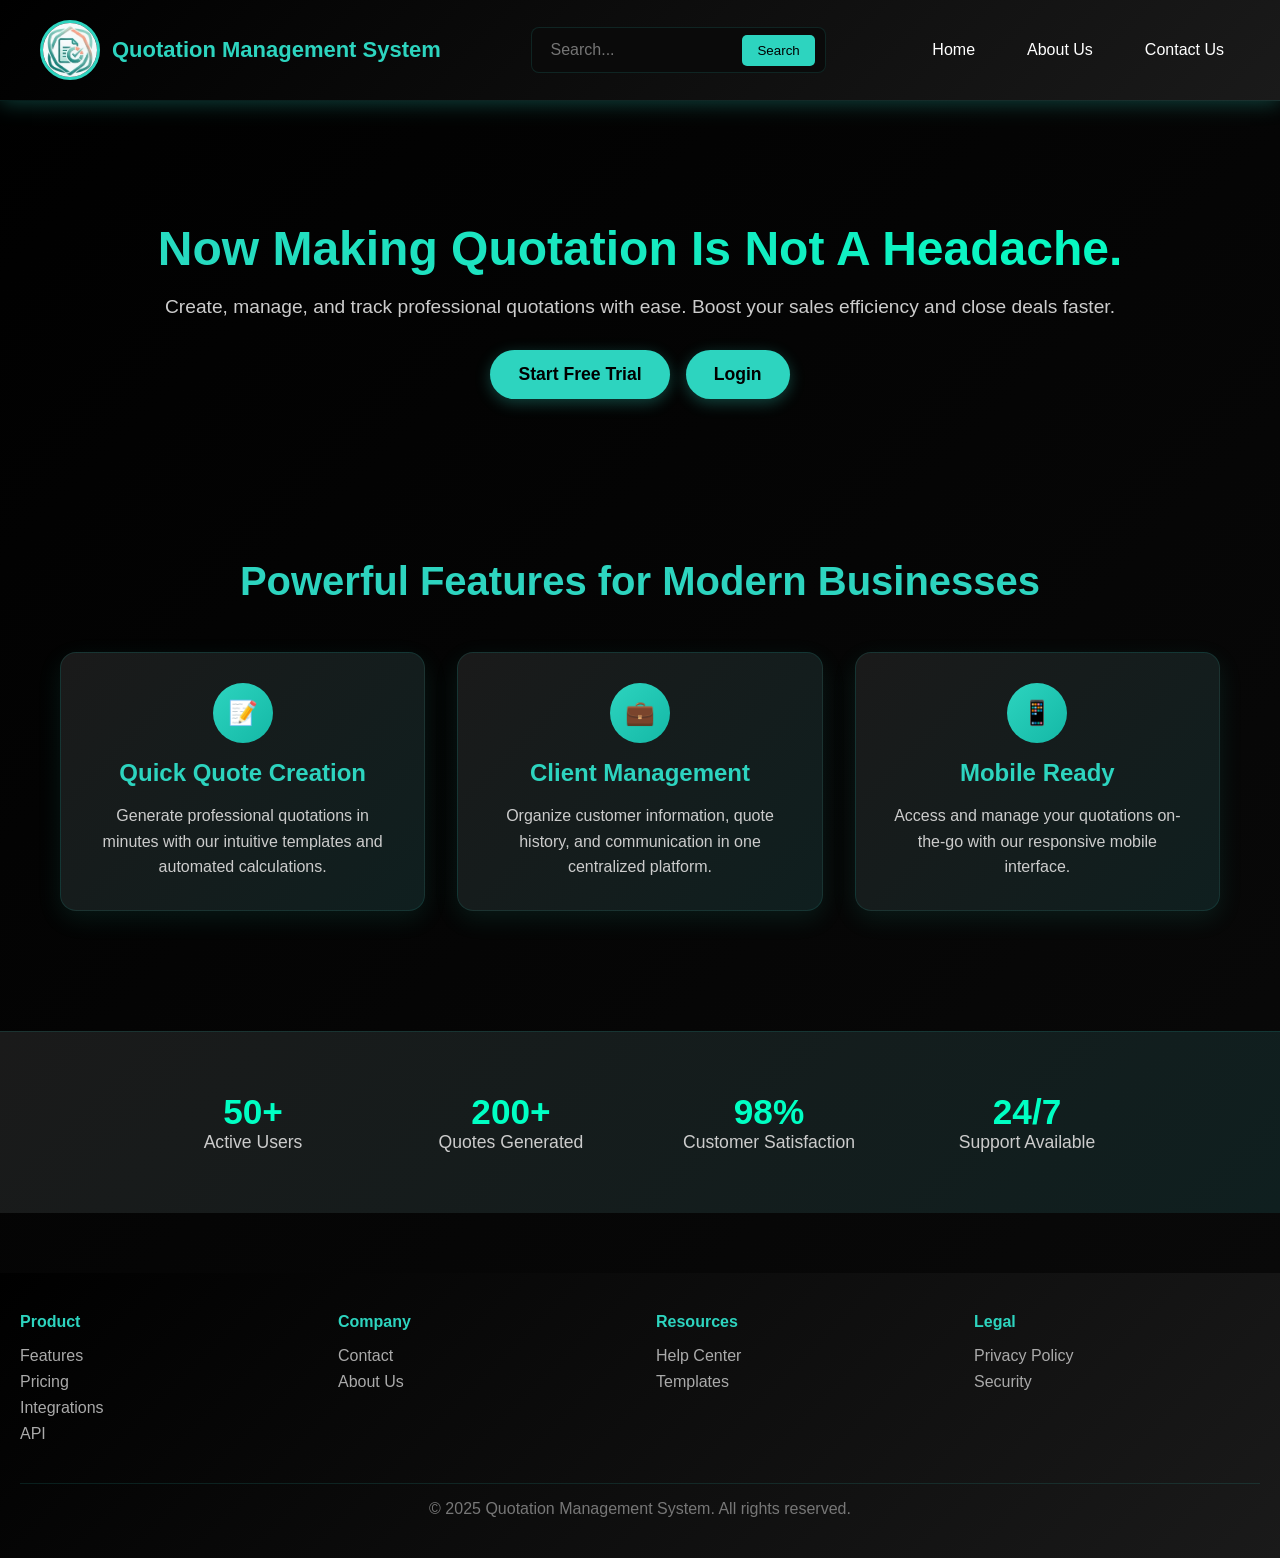
<file: index.html>
<!DOCTYPE html>
<html lang="en">

<head>
<link rel="icon" type="image/png" href="logo-new.png">
<link rel="manifest" href="manifest.json">
    <meta charset="UTF-8">
    <meta name="viewport" content="width=device-width, initial-scale=1.0">
    <title>Quotation Management System - Introduction</title>
    <style>
        * {
            margin: 0;
            padding: 0;
            box-sizing: border-box;
        }

        body {
            font-family: "Arial", sans-serif;
            background: linear-gradient(135deg, #000000 0%, #0a0a0a 100%);
            color: #2dd4bf;
            min-height: 100vh;
        }

        /* Navbar */
        .navbar {
            display: flex;
            justify-content: space-between;
            align-items: center;
            padding: 20px 40px;
            background: linear-gradient(135deg, #000000 0%, #1a1a1a 100%);
            box-shadow: 0 2px 20px rgba(45, 212, 191, 0.3);
            border-bottom: 1px solid #2dd4bf22;
        }

        .logo {
            display: flex;
            align-items: center;
        }

        .navbar .logo-image {
            width: 60px;
            height: 60px;
            border-radius: 50%;
            border: 3px solid #2dd4bf;
        }

        .navbar .company-name {
            font-size: 22px;
            font-weight: bold;
            color: #2dd4bf;
            margin-left: 12px;
        }

        .searchbar {
            display: flex;
            align-items: center;
            background: #0a0a0a;
            border-radius: 8px;
            padding: 5px 10px;
            border: 1px solid #2dd4bf22;
        }

        .searchbar input[type="text"] {
            border: none;
            outline: none;
            background: transparent;
            padding: 8px;
            font-size: 16px;
            color: #fff;
            width: 200px;
        }

        .searchbar .search-button {
            background: #2dd4bf;
            color: #000;
            border: none;
            padding: 8px 15px;
            border-radius: 5px;
            cursor: pointer;
            transition: all 0.3s ease;
        }

        .searchbar .search-button:hover {
            background: #1aa89f;
            box-shadow: 0 4px 12px rgba(45, 212, 191, 0.4);
        }

        .nav_buttons ul {
            list-style: none;
            display: flex;
            gap: 20px;
        }

        .nav_buttons ul li a {
            text-decoration: none;
            color: white;
            font-weight: 500;
            padding: 10px 15px;
            border-radius: 8px;
            transition: all 0.3s ease;
            border: 1px solid transparent;
        }

        .nav_buttons ul li a:hover {
            background-color: black;
            color: #2dd4bf;
            border-color: #2dd4bf22;
            transform: translateY(-2px);
            box-shadow: 0 4px 12px rgba(45, 212, 191, 0.2);
        }

        /* Hero Section */
        .hero {
            text-align: center;
            padding: 120px 20px 80px;
            animation: slideInUp 0.6s ease forwards;
        }

        .hero h1 {
            font-size: 3rem;
            font-weight: bold;
            margin-bottom: 20px;
            background: linear-gradient(45deg, #2dd4bf, #00ffc3);
            -webkit-background-clip: text;
            -webkit-text-fill-color: transparent;
            background-clip: text;
        }

        .hero p {
            font-size: 1.2rem;
            color: #ccc;
            margin-bottom: 2rem;
        }

        .hero-buttons {
            display: flex;
            gap: 1rem;
            justify-content: center;
            flex-wrap: wrap;
        }

        .btn-large {
            padding: 14px 28px;
            font-size: 1.1rem;
            font-weight: bold;
            border: none;
            border-radius: 25px;
            cursor: pointer;
            transition: all 0.3s ease;
            background-color: #2dd4bf;
            color: #000;
            box-shadow: 0 4px 15px rgba(45, 212, 191, 0.3);
        }

        .btn-large:hover {
            background-color: #1aa89f;
            transform: translateY(-2px);
            box-shadow: 0 8px 25px rgba(45, 212, 191, 0.4);
        }

        /* Features */
        .features {
            padding: 80px 20px;
            max-width: 1200px;
            margin: auto;
        }

        .section-title {
            text-align: center;
            font-size: 2.5rem;
            font-weight: 700;
            margin-bottom: 3rem;
            color: #2dd4bf;
        }

        .features-grid {
            display: grid;
            grid-template-columns: repeat(auto-fit, minmax(280px, 1fr));
            gap: 2rem;
        }

        .feature-card {
            background: linear-gradient(135deg, #1a1a1a 0%, #0f1f1f 100%);
            border-radius: 16px;
            padding: 30px;
            box-shadow: 0 8px 25px rgba(45, 212, 191, 0.1);
            border: 1px solid #2dd4bf22;
            text-align: center;
            transition: all 0.3s ease;
            animation: slideInUp 0.6s ease forwards;
            opacity: 0;
        }

        .feature-card:hover {
            transform: translateY(-8px);
            border-color: #2dd4bf;
            box-shadow: 0 15px 40px rgba(45, 212, 191, 0.2);
        }

        .feature-icon {
            width: 60px;
            height: 60px;
            background: linear-gradient(135deg, #2dd4bf, #14b8a6);
            border-radius: 50%;
            display: flex;
            align-items: center;
            justify-content: center;
            margin: 0 auto 1rem;
            font-size: 1.5rem;
        }

        .feature-card h3 {
            font-size: 1.5rem;
            margin-bottom: 1rem;
            color: #2dd4bf;
        }

        .feature-card p {
            color: #ccc;
            line-height: 1.6;
        }

        /* Stats */
        .stats {
            background: linear-gradient(135deg, #1a1a1a 0%, #0f1f1f 100%);
            padding: 60px 20px;
            margin-top: 40px;
            border-top: 1px solid #2dd4bf22;
        }

        .stats-grid {
            display: grid;
            grid-template-columns: repeat(auto-fit, minmax(200px, 1fr));
            gap: 2rem;
            text-align: center;
            max-width: 1000px;
            margin: auto;
        }

        .stat-item h3 {
            font-size: 2.2rem;
            font-weight: bold;
            color: #00ffc3;
        }

        .stat-item p {
            font-size: 1.1rem;
            color: #ccc;
        }

        /* Footer */
        footer {
            background: linear-gradient(135deg, #000000 0%, #1a1a1a 100%);
            color: #ccc;
            padding: 40px 20px;
            margin-top: 60px;
        }

        .footer-content {
            display: grid;
            grid-template-columns: repeat(auto-fit, minmax(220px, 1fr));
            gap: 2rem;
            margin-bottom: 2rem;
        }

        .footer-section h4 {
            color: #2dd4bf;
            margin-bottom: 1rem;
        }

        .footer-section ul {
            list-style: none;
        }

        .footer-section ul li {
            margin-bottom: 0.5rem;
        }

        .footer-section ul li a {
            color: #aaa;
            text-decoration: none;
            transition: color 0.3s ease;
        }

        .footer-section ul li a:hover {
            color: #2dd4bf;
        }

        .footer-bottom {
            border-top: 1px solid #2dd4bf22;
            padding-top: 1rem;
            text-align: center;
            color: #777;
        }

        /* Animations */
        @keyframes slideInUp {
            from {
                opacity: 0;
                transform: translateY(30px);
            }

            to {
                opacity: 1;
                transform: translateY(0);
            }
        }

        /* Scrollbar */
        ::-webkit-scrollbar {
            width: 8px;
        }

        ::-webkit-scrollbar-track {
            background: #0a0a0a;
        }

        ::-webkit-scrollbar-thumb {
            background-color: #2dd4bf99;
            border-radius: 4px;
        }

        ::-webkit-scrollbar-thumb:hover {
            background-color: #2dd4bf;
        }

        @media (max-width: 768px) {
            .navbar {
                flex-direction: column;
                gap: 15px;
                text-align: center;
                padding: 15px;
            }
            .searchbar {
                width: 100%;
                justify-content: center;
            }
            .searchbar input[type="text"] {
                width: 70%;
            }
            .nav_buttons ul {
                gap: 10px;
            }
            .hero {
                padding: 60px 15px 40px;
            }
            .hero h1 {
                font-size: 2.2rem;
            }
            .hero p {
                font-size: 1rem;
            }
            .features {
                padding: 40px 15px;
            }
            .section-title {
                font-size: 1.8rem;
                margin-bottom: 2rem;
            }
            .features-grid {
                grid-template-columns: 1fr;
                gap: 1.5rem;
            }
            .stats {
                padding: 40px 15px;
            }
            .stats-grid {
                grid-template-columns: 1fr 1fr;
                gap: 1.5rem;
            }
            footer {
                padding: 30px 15px;
            }
            .footer-content {
                grid-template-columns: 1fr 1fr;
                gap: 1.5rem;
            }
        }

        @media (max-width: 480px) {
            .stats-grid {
                grid-template-columns: 1fr;
            }
            .footer-content {
                grid-template-columns: 1fr;
            }
        }
    </style>
</head>

<body>
    <nav class="navbar">
        <div class="logo">
            <img src="logo-new.png" alt="Logo" class="logo-image">
            <h1 class="company-name">Quotation Management System</h1>
        </div>
        <div class="searchbar">
            <input type="text" placeholder="Search..." />
            <button type="submit" class="search-button">Search</button>
        </div>
        <div class="nav_buttons">
            <ul>
                <li><a href="index.html">Home</a></li>
                <li><a href="about.php">About Us</a></li>
                <li><a href="contact.php">Contact Us</a></li>
            </ul>
        </div>
    </nav>

    <!-- Hero -->
    <section class="hero">
        <h1>Now Making Quotation Is Not A Headache.</h1>
        <p>Create, manage, and track professional quotations with ease. Boost your sales efficiency and close deals
            faster.</p>
        <div class="hero-buttons">
            <button class="btn-large" onclick="window.location.href='trial.php'">Start Free Trial</button>
            <button class="btn-large" onclick="window.location.href='login.php'">Login</button>
        </div>
    </section>

    <!-- Features -->
    <section class="features">
        <h2 class="section-title">Powerful Features for Modern Businesses</h2>
        <div class="features-grid">
            <div class="feature-card">
                <div class="feature-icon">📝</div>
                <h3>Quick Quote Creation</h3>
                <p>Generate professional quotations in minutes with our intuitive templates and automated calculations.
                </p>
            </div>
            <div class="feature-card">
                <div class="feature-icon">💼</div>
                <h3>Client Management</h3>
                <p>Organize customer information, quote history, and communication in one centralized platform.</p>
            </div>
            <div class="feature-card">
                <div class="feature-icon">📱</div>
                <h3>Mobile Ready</h3>
                <p>Access and manage your quotations on-the-go with our responsive mobile interface.</p>
            </div>
        </div>
    </section>

    <!-- Stats -->
    <section class="stats">
        <div class="stats-grid">
            <div class="stat-item">
                <h3>50+</h3>
                <p>Active Users</p>
            </div>
            <div class="stat-item">
                <h3>200+</h3>
                <p>Quotes Generated</p>
            </div>
            <div class="stat-item">
                <h3>98%</h3>
                <p>Customer Satisfaction</p>
            </div>
            <div class="stat-item">
                <h3>24/7</h3>
                <p>Support Available</p>
            </div>
        </div>
    </section>

    <!-- Footer -->
    <footer>
        <div class="footer-content">
            <div class="footer-section">
                <h4>Product</h4>
                <ul>
                    <li><a href="#">Features</a></li>
                    <li><a href="#">Pricing</a></li>
                    <li><a href="#">Integrations</a></li>
                    <li><a href="#">API</a></li>
                </ul>
            </div>
            <div class="footer-section">
                <h4>Company</h4>
                <ul>
                    <li><a href="#">Contact</a></li>
                    <li><a href="#">About Us</a></li>
                </ul>
            </div>
            <div class="footer-section">
                <h4>Resources</h4>
                <ul>
                    <li><a href="#">Help Center</a></li>
                    <li><a href="#">Templates</a></li>
                </ul>
            </div>
            <div class="footer-section">
                <h4>Legal</h4>
                <ul>
                    <li><a href="#">Privacy Policy</a></li>
                    <li><a href="#">Security</a></li>
                </ul>
            </div>
        </div>
        <div class="footer-bottom">
            <p>&copy; 2025 Quotation Management System. All rights reserved.</p>
        </div>
    </footer>
</body>

</html>
</file>
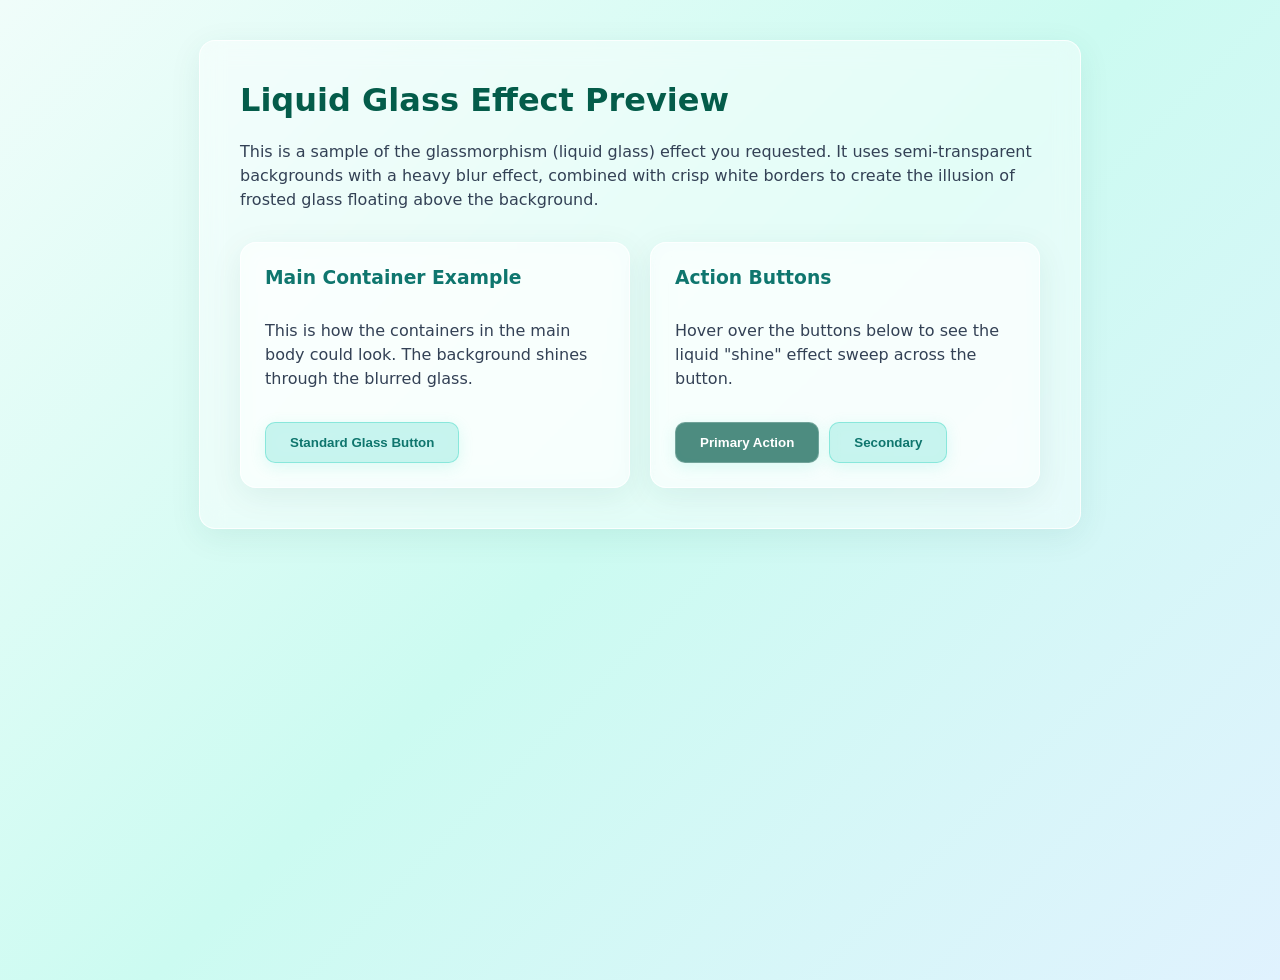
<file: sample-glass.html>
<!DOCTYPE html>
<html lang="en">
<head>
<meta charset="UTF-8">
<meta name="viewport" content="width=device-width, initial-scale=1.0">
<title>Liquid Glass Effect Sample</title>
<style>
    :root {
        --teal: #2dd4bf;
        --teal-dark: #0f766e;
    }

    /* Background to show off glass effect */
    body {
        margin: 0;
        padding: 40px;
        font-family: system-ui, -apple-system, sans-serif;
        background: linear-gradient(135deg, #f0fdfa 0%, #ccfbf1 50%, #e0f2fe 100%);
        min-height: 100vh;
    }

    /* 
     * THE LIQUID GLASS EFFECT (GLASSMORPHISM)
     */
    .liquid-glass {
        background: rgba(255, 255, 255, 0.45);
        backdrop-filter: blur(12px);
        -webkit-backdrop-filter: blur(12px);
        border: 1px solid rgba(255, 255, 255, 0.8);
        box-shadow: 0 8px 32px 0 rgba(4, 92, 74, 0.08);
        border-radius: 16px;
    }

    .glass-btn {
        background: rgba(45, 212, 191, 0.25);
        backdrop-filter: blur(8px);
        -webkit-backdrop-filter: blur(8px);
        border: 1px solid rgba(45, 212, 191, 0.4);
        box-shadow: 0 4px 15px 0 rgba(45, 212, 191, 0.15);
        border-radius: 10px;
        color: var(--teal-dark);
        font-weight: 600;
        padding: 12px 24px;
        cursor: pointer;
        transition: all 0.3s ease;
        position: relative;
        overflow: hidden;
    }

    /* Liquid shine hover effect */
    .glass-btn::before {
        content: '';
        position: absolute;
        top: 0; left: -100%;
        width: 50%; height: 100%;
        background: linear-gradient(to right, rgba(255,255,255,0) 0%, rgba(255,255,255,0.6) 50%, rgba(255,255,255,0) 100%);
        transform: skewX(-25deg);
        transition: all 0.6s ease;
    }

    .glass-btn:hover::before {
        left: 200%;
    }

    .glass-btn:hover {
        background: rgba(45, 212, 191, 0.4);
        transform: translateY(-2px);
        box-shadow: 0 6px 20px 0 rgba(45, 212, 191, 0.25);
    }

    .glass-btn-dark {
        background: rgba(4, 92, 74, 0.7);
        color: white;
        border: 1px solid rgba(255,255,255,0.2);
    }

    .glass-btn-dark:hover {
        background: rgba(4, 92, 74, 0.85);
    }

    /* Layout for sample */
    .sample-container {
        max-width: 800px;
        margin: 0 auto;
        padding: 40px;
    }

    .grid {
        display: grid;
        grid-template-columns: 1fr 1fr;
        gap: 20px;
        margin-top: 30px;
    }

    .card {
        padding: 24px;
        display: flex;
        flex-direction: column;
        gap: 15px;
    }

    h1 { color: #045c4a; margin-top: 0; }
    p { color: #334155; line-height: 1.5; }
</style>
</head>
<body>

    <div class="sample-container liquid-glass">
        <h1>Liquid Glass Effect Preview</h1>
        <p>This is a sample of the glassmorphism (liquid glass) effect you requested. It uses semi-transparent backgrounds with a heavy blur effect, combined with crisp white borders to create the illusion of frosted glass floating above the background.</p>

        <div class="grid">
            <div class="card liquid-glass">
                <h3 style="margin:0; color:#0f766e;">Main Container Example</h3>
                <p>This is how the containers in the main body could look. The background shines through the blurred glass.</p>
                
                <div style="display: flex; gap: 10px; margin-top: auto;">
                    <button class="glass-btn">Standard Glass Button</button>
                </div>
            </div>

            <div class="card liquid-glass">
                <h3 style="margin:0; color:#0f766e;">Action Buttons</h3>
                <p>Hover over the buttons below to see the liquid "shine" effect sweep across the button.</p>
                
                <div style="display: flex; gap: 10px; margin-top: auto;">
                    <button class="glass-btn glass-btn-dark">Primary Action</button>
                    <button class="glass-btn">Secondary</button>
                </div>
            </div>
        </div>
    </div>

</body>
</html>
</file>
